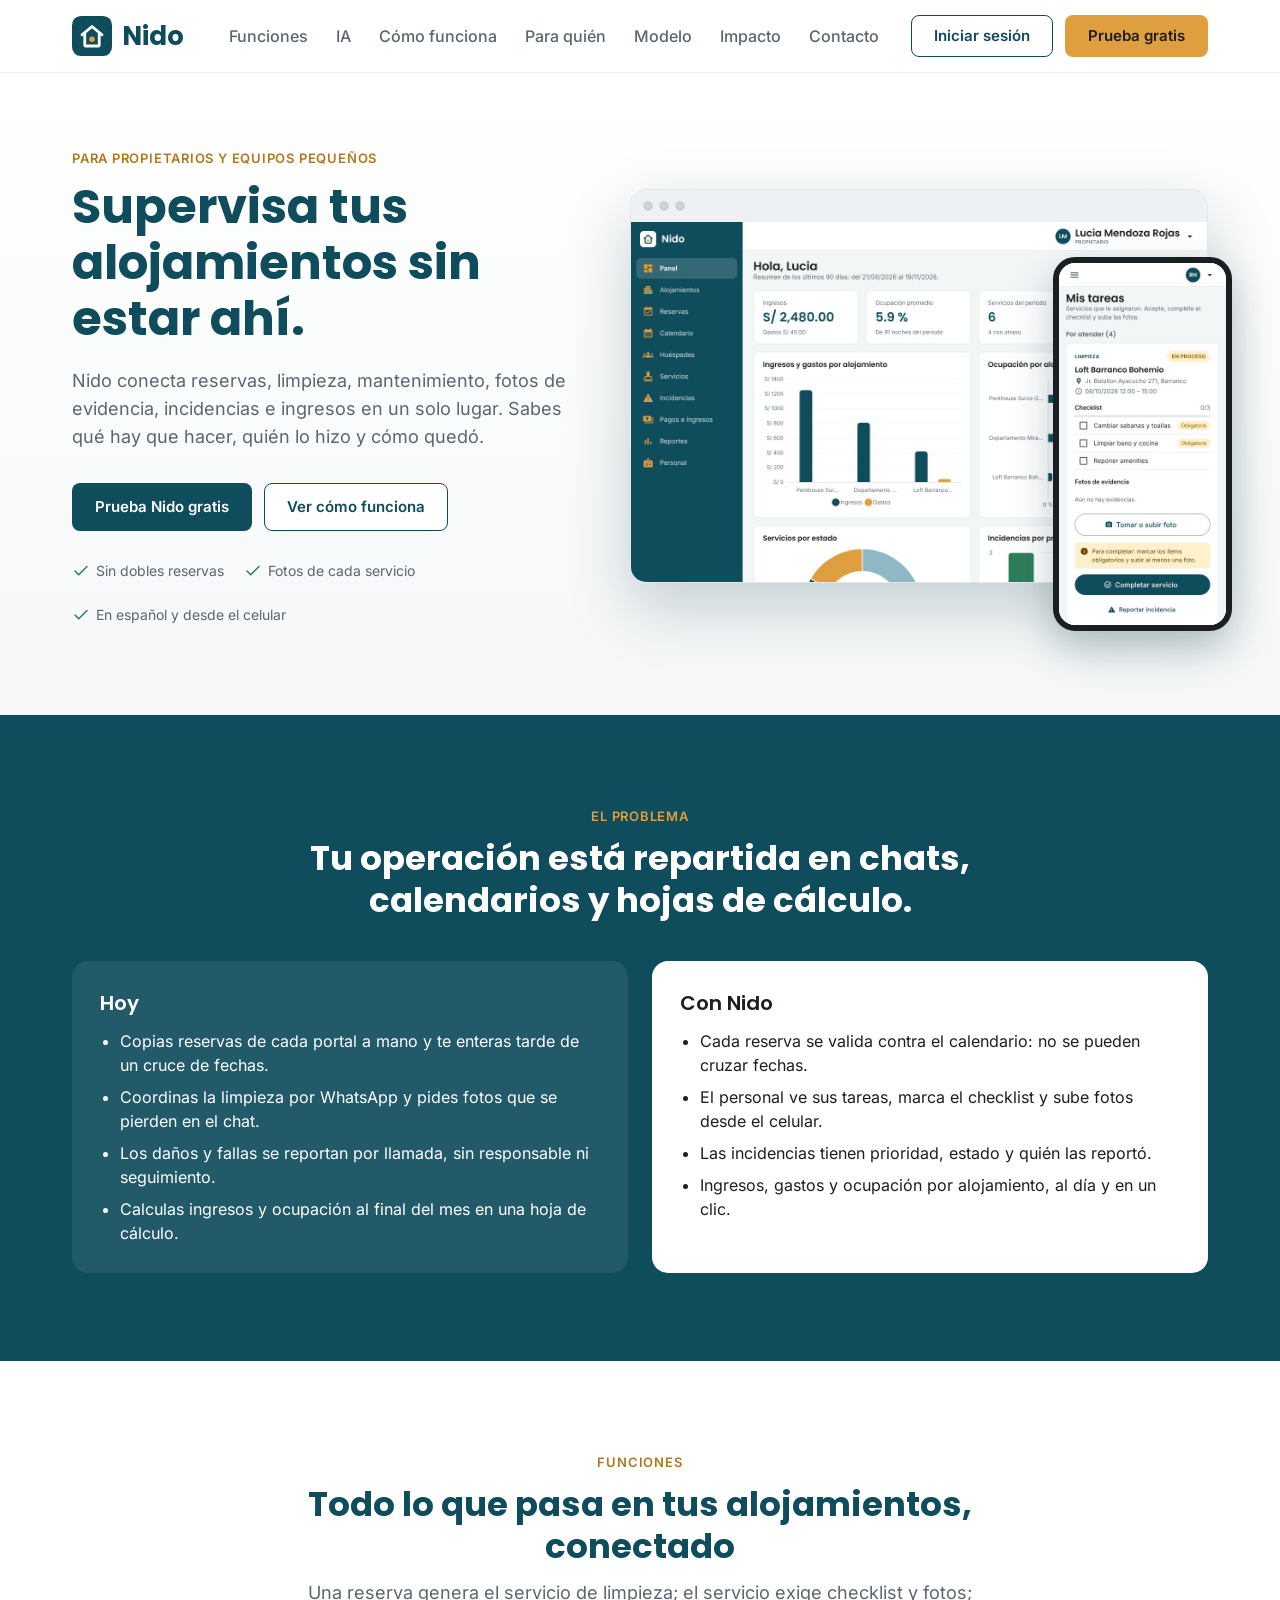
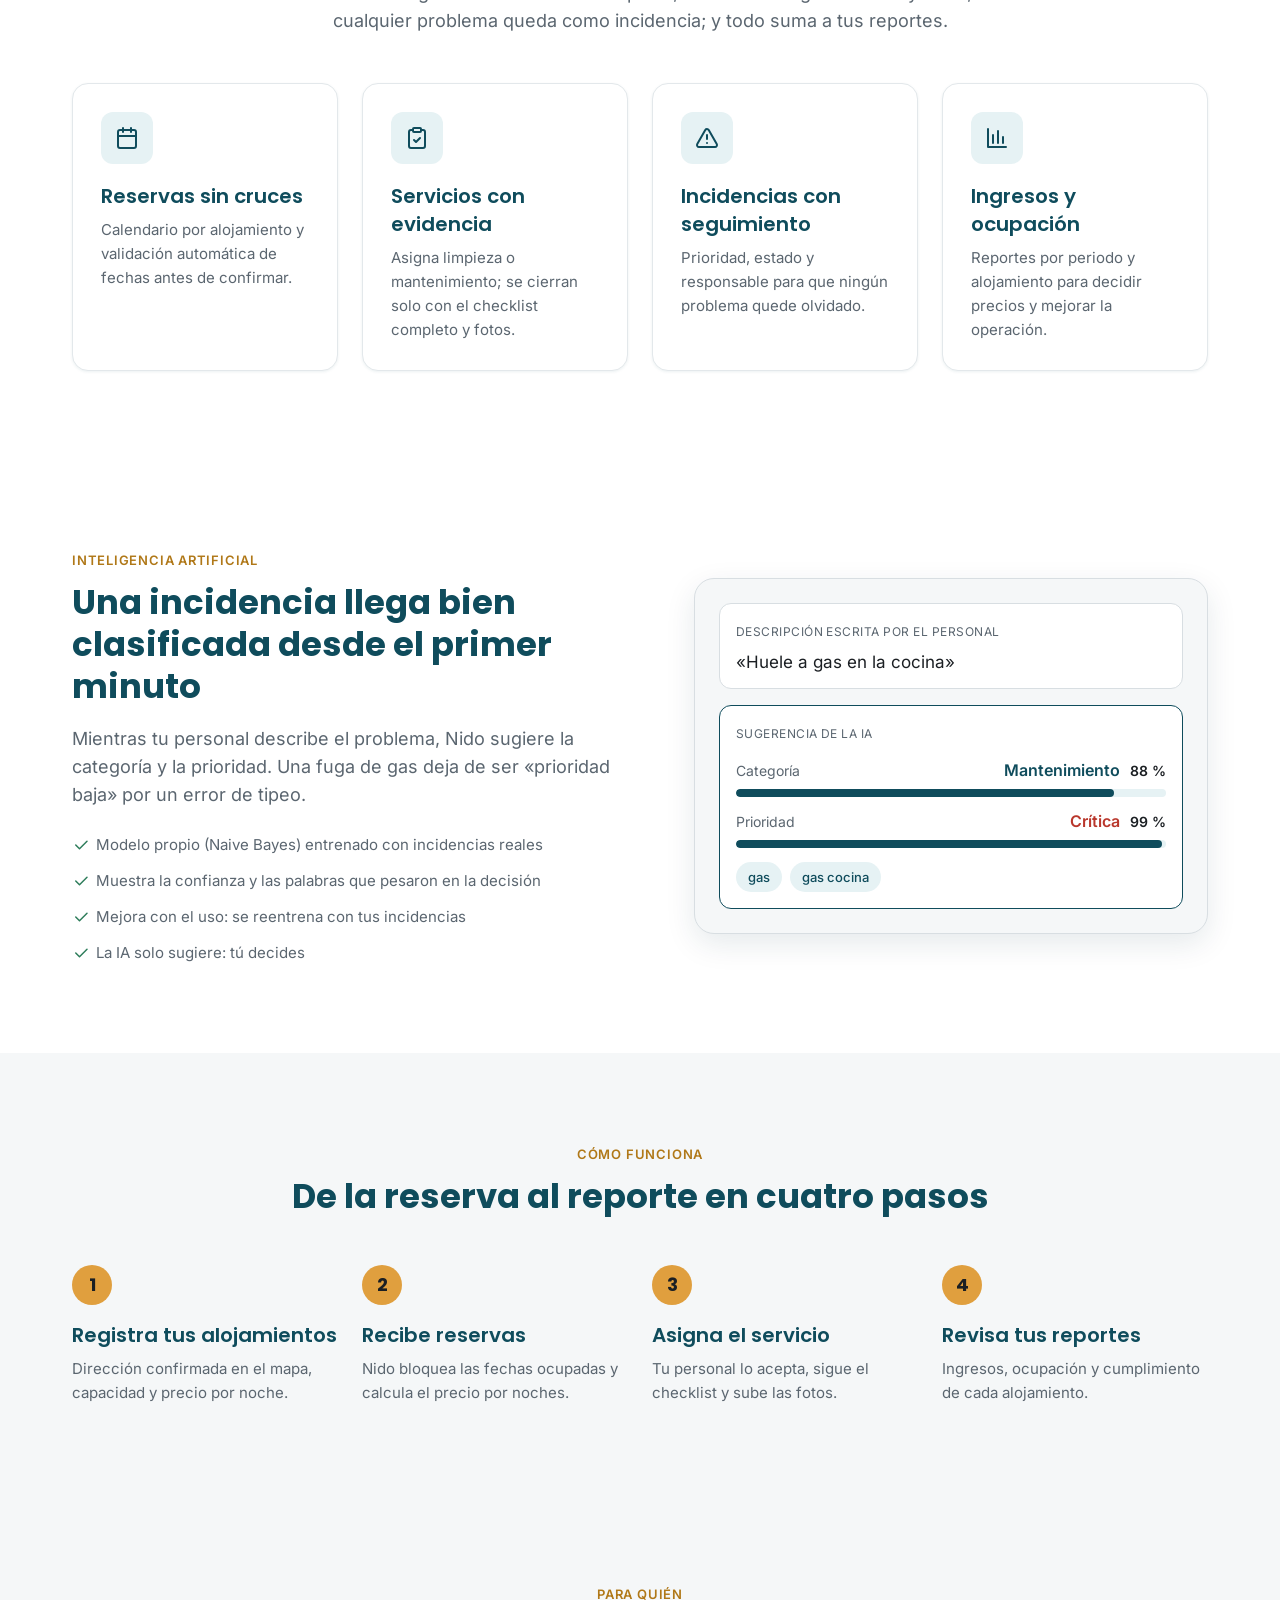
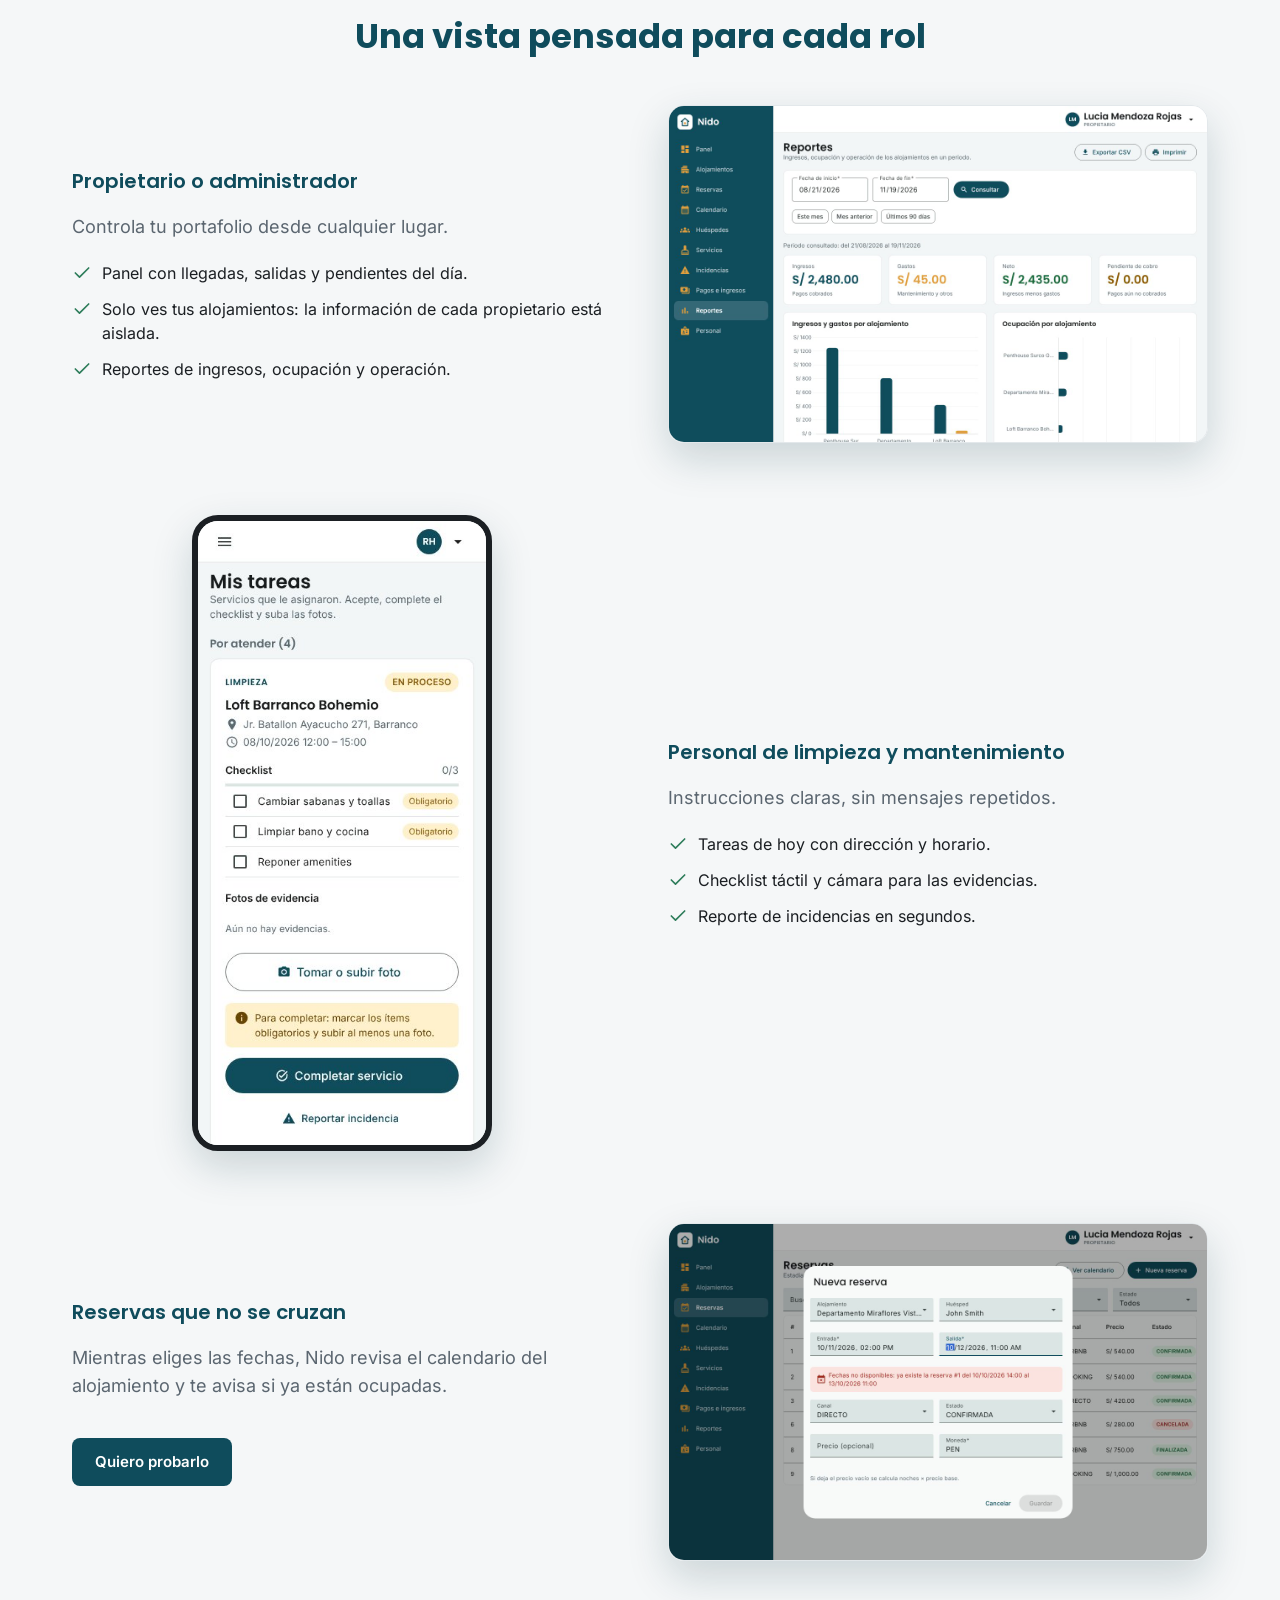
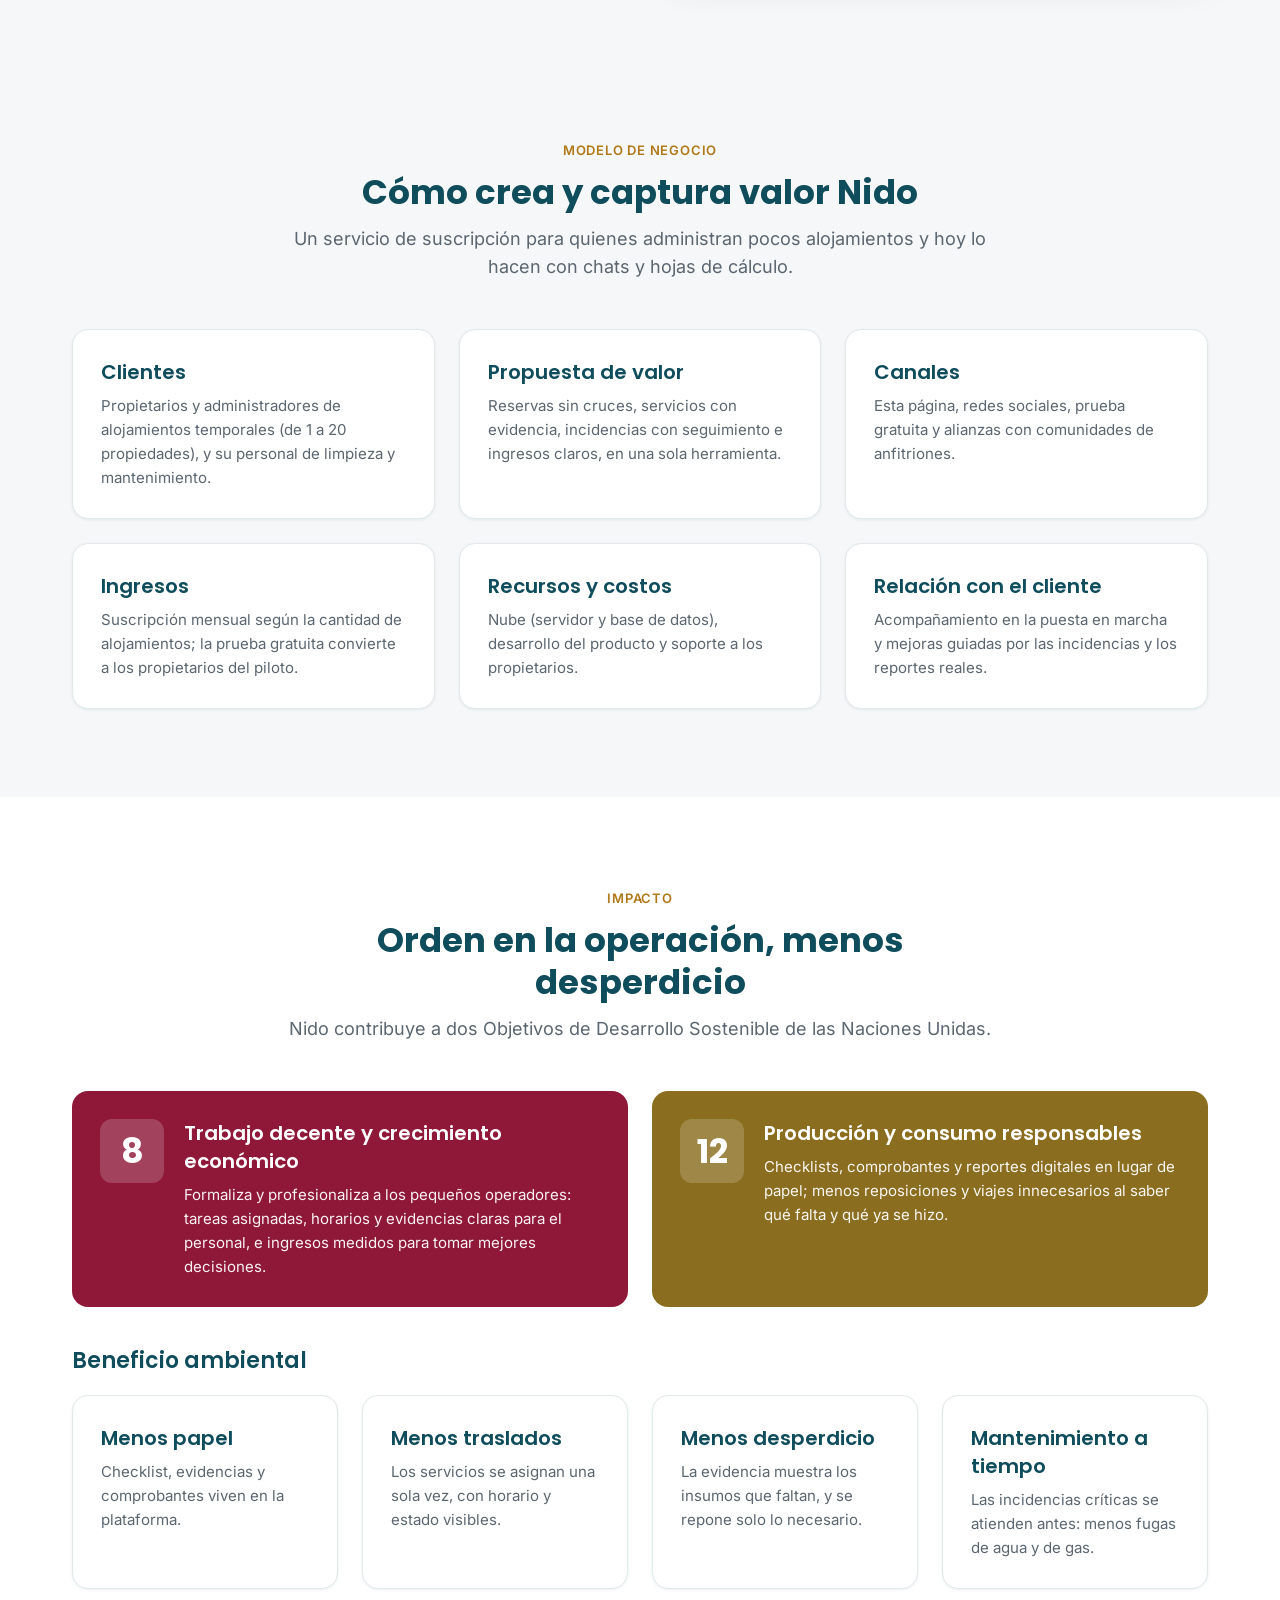
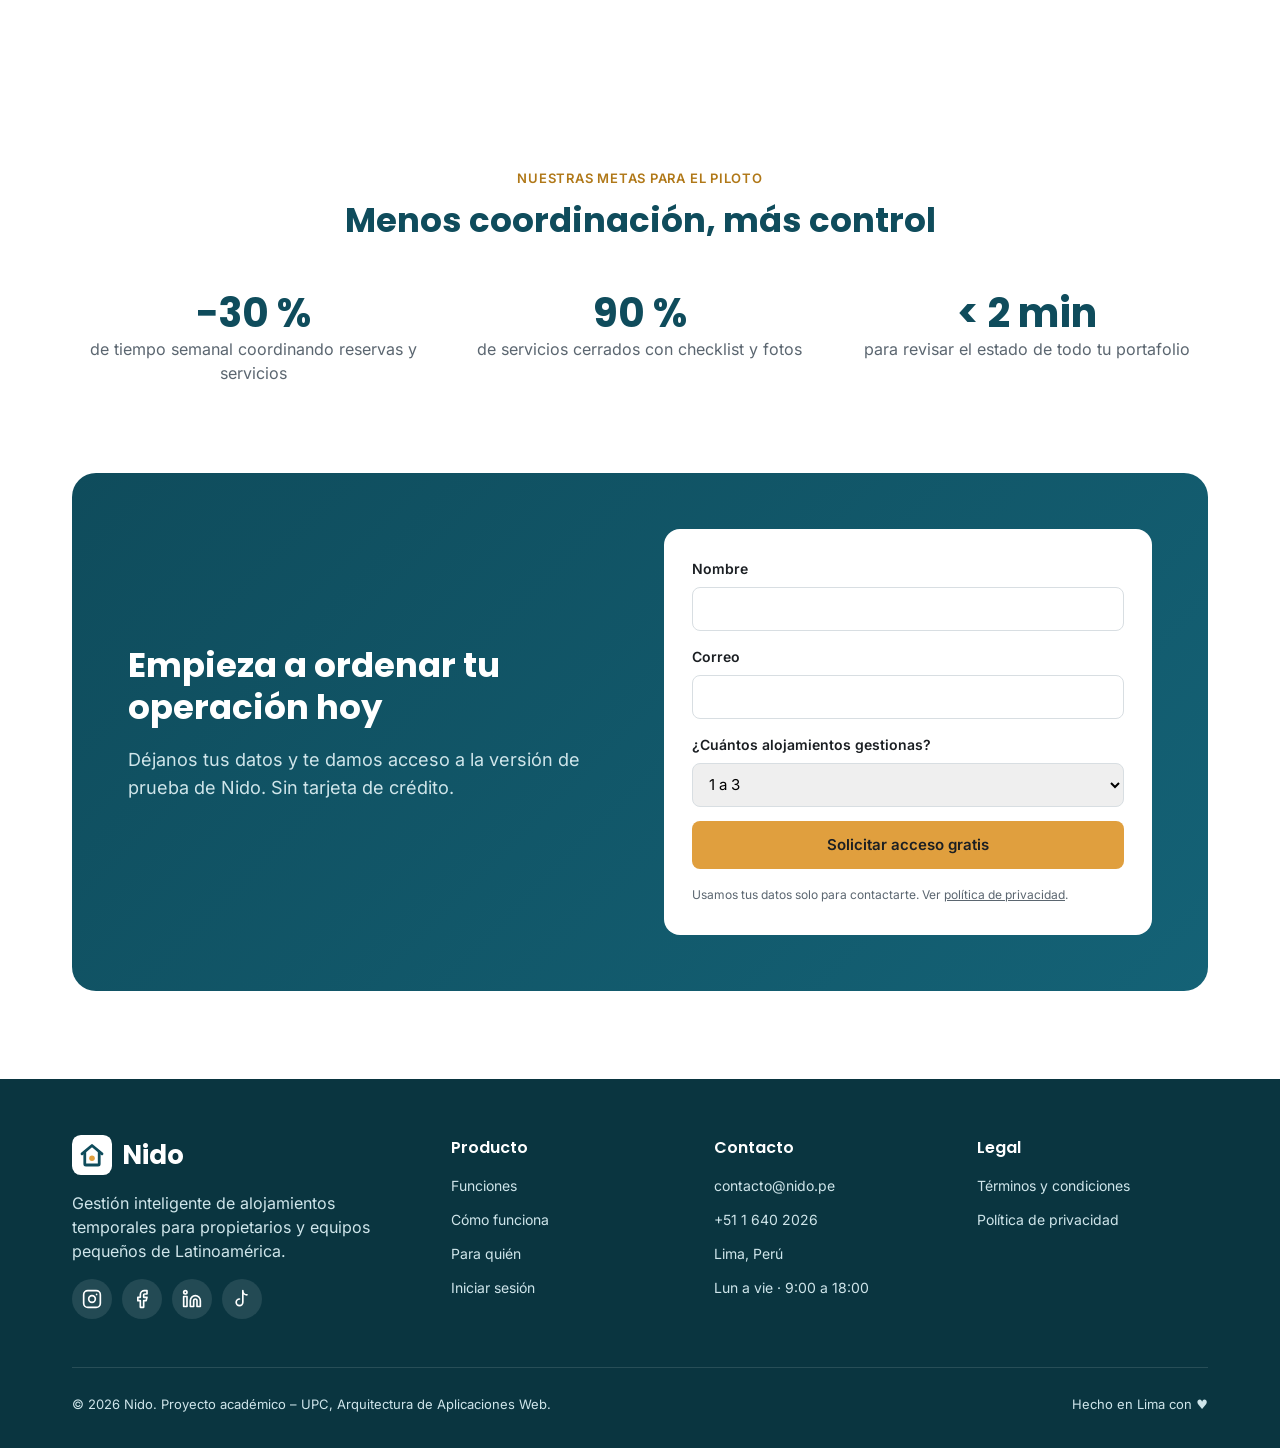
<file: index.html>
<!doctype html>
<html lang="es">
<head>
  <meta charset="utf-8">
  <meta name="viewport" content="width=device-width, initial-scale=1">
  <title>Nido · Gestión inteligente de alojamientos temporales</title>
  <meta name="description" content="Nido centraliza reservas, limpieza, mantenimiento, evidencias, incidencias e ingresos de tus alojamientos temporales en una sola plataforma.">
  <meta property="og:title" content="Nido · Gestión inteligente de alojamientos temporales">
  <meta property="og:description" content="Supervisa tus alojamientos desde cualquier lugar, con trazabilidad de principio a fin.">
  <meta property="og:image" content="img/app-panel.jpg">
  <link rel="icon" href="favicon.svg">
  <link rel="stylesheet" href="css/landing.css">
</head>
<body>
<!-- US20 Landing Page -->
<header class="nav" id="nav">
  <div class="contenedor">
    <a class="marca" href="#inicio" aria-label="Nido, inicio"><img src="img/logo-isotipo.svg" alt=""><span>Nido</span></a>
    <nav class="nav-links" aria-label="Secciones">
      <a href="#funciones">Funciones</a><a href="#ia">IA</a><a href="#como-funciona">Cómo funciona</a><a href="#roles">Para quién</a><a href="#modelo">Modelo</a><a href="#impacto">Impacto</a><a href="#contacto">Contacto</a>
    </nav>
    <div class="nav-acciones">
      <a class="btn btn-secundario" data-app href="#">Iniciar sesión</a>
      <a class="btn btn-acento" href="#prueba">Prueba gratis</a>
    </div>
    <button class="menu-btn" id="menu" aria-label="Abrir menú" aria-expanded="false"><svg class="ico" viewBox="0 0 24 24"><path d="M4 6h16M4 12h16M4 18h16"/></svg></button>
  </div>
</header>

<main id="inicio">
  <section class="hero">
    <div class="contenedor">
      <div>
        <span class="etiqueta">Para propietarios y equipos pequeños</span>
        <h1>Supervisa tus alojamientos sin estar ahí.</h1>
        <p class="lead">Nido conecta reservas, limpieza, mantenimiento, fotos de evidencia, incidencias e ingresos en un solo lugar. Sabes qué hay que hacer, quién lo hizo y cómo quedó.</p>
        <div class="hero-cta">
          <a class="btn btn-primario" href="#prueba">Prueba Nido gratis</a>
          <a class="btn btn-secundario" href="#como-funciona">Ver cómo funciona</a>
        </div>
        <ul class="checks">
          <li><svg class="ico" viewBox="0 0 24 24"><path d="M20 6 9 17l-5-5"/></svg>Sin dobles reservas</li>
          <li><svg class="ico" viewBox="0 0 24 24"><path d="M20 6 9 17l-5-5"/></svg>Fotos de cada servicio</li>
          <li><svg class="ico" viewBox="0 0 24 24"><path d="M20 6 9 17l-5-5"/></svg>En español y desde el celular</li>
        </ul>
      </div>
      <div class="hero-visual">
        <div class="navegador"><div class="barra"><i></i><i></i><i></i></div>
          <img src="img/app-panel.jpg" alt="Panel del propietario en Nido con ingresos del mes, ocupación, llegadas de hoy y próximas reservas" width="1280" height="800"></div>
        <div class="hero-movil"><img src="img/app-tareas.jpg" alt="Vista móvil del personal con el checklist de limpieza" width="390" height="844"></div>
      </div>
    </div>
  </section>

  <section class="bloque problema" aria-labelledby="t-problema">
    <div class="contenedor">
      <div class="titulo-seccion" style="margin-bottom:0"><span class="etiqueta" style="color:var(--acento)">El problema</span>
        <h2 id="t-problema">Tu operación está repartida en chats, calendarios y hojas de cálculo.</h2></div>
      <div class="comparacion">
        <div class="caja antes"><h3>Hoy</h3><ul>
          <li>Copias reservas de cada portal a mano y te enteras tarde de un cruce de fechas.</li>
          <li>Coordinas la limpieza por WhatsApp y pides fotos que se pierden en el chat.</li>
          <li>Los daños y fallas se reportan por llamada, sin responsable ni seguimiento.</li>
          <li>Calculas ingresos y ocupación al final del mes en una hoja de cálculo.</li></ul></div>
        <div class="caja despues"><h3>Con Nido</h3><ul>
          <li>Cada reserva se valida contra el calendario: no se pueden cruzar fechas.</li>
          <li>El personal ve sus tareas, marca el checklist y sube fotos desde el celular.</li>
          <li>Las incidencias tienen prioridad, estado y quién las reportó.</li>
          <li>Ingresos, gastos y ocupación por alojamiento, al día y en un clic.</li></ul></div>
      </div>
    </div>
  </section>

  <section class="bloque" id="funciones" aria-labelledby="t-funciones">
    <div class="contenedor">
      <div class="titulo-seccion"><span class="etiqueta">Funciones</span><h2 id="t-funciones">Todo lo que pasa en tus alojamientos, conectado</h2>
        <p class="lead">Una reserva genera el servicio de limpieza; el servicio exige checklist y fotos; cualquier problema queda como incidencia; y todo suma a tus reportes.</p></div>
      <div class="grid-4">
        <article class="tarjeta"><div class="icono"><svg class="ico" viewBox="0 0 24 24"><rect x="3" y="4" width="18" height="18" rx="2"/><path d="M16 2v4M8 2v4M3 10h18"/></svg></div>
          <h3>Reservas sin cruces</h3><p>Calendario por alojamiento y validación automática de fechas antes de confirmar.</p></article>
        <article class="tarjeta"><div class="icono"><svg class="ico" viewBox="0 0 24 24"><rect x="8" y="2" width="8" height="4" rx="1"/><path d="M16 4h2a2 2 0 0 1 2 2v14a2 2 0 0 1-2 2H6a2 2 0 0 1-2-2V6a2 2 0 0 1 2-2h2"/><path d="m9 14 2 2 4-4"/></svg></div>
          <h3>Servicios con evidencia</h3><p>Asigna limpieza o mantenimiento; se cierran solo con el checklist completo y fotos.</p></article>
        <article class="tarjeta"><div class="icono"><svg class="ico" viewBox="0 0 24 24"><path d="m21.73 18-8-14a2 2 0 0 0-3.46 0l-8 14A2 2 0 0 0 4 21h16a2 2 0 0 0 1.73-3"/><path d="M12 9v4M12 17h.01"/></svg></div>
          <h3>Incidencias con seguimiento</h3><p>Prioridad, estado y responsable para que ningún problema quede olvidado.</p></article>
        <article class="tarjeta"><div class="icono"><svg class="ico" viewBox="0 0 24 24"><path d="M3 3v18h18"/><path d="M8 17V9M13 17V5M18 17v-6"/></svg></div>
          <h3>Ingresos y ocupación</h3><p>Reportes por periodo y alojamiento para decidir precios y mejorar la operación.</p></article>
      </div>
    </div>
  </section>

  <section class="bloque" id="ia" aria-labelledby="t-ia">
    <div class="contenedor ia">
      <div>
        <span class="etiqueta">Inteligencia artificial</span>
        <h2 id="t-ia">Una incidencia llega bien clasificada desde el primer minuto</h2>
        <p class="lead">Mientras tu personal describe el problema, Nido sugiere la categoría y la prioridad. Una fuga de gas deja de ser «prioridad baja» por un error de tipeo.</p>
        <ul class="checks vertical">
          <li><svg class="ico" viewBox="0 0 24 24"><path d="m5 12 5 5L20 7"/></svg> Modelo propio (Naive Bayes) entrenado con incidencias reales</li>
          <li><svg class="ico" viewBox="0 0 24 24"><path d="m5 12 5 5L20 7"/></svg> Muestra la confianza y las palabras que pesaron en la decisión</li>
          <li><svg class="ico" viewBox="0 0 24 24"><path d="m5 12 5 5L20 7"/></svg> Mejora con el uso: se reentrena con tus incidencias</li>
          <li><svg class="ico" viewBox="0 0 24 24"><path d="m5 12 5 5L20 7"/></svg> La IA solo sugiere: tú decides</li>
        </ul>
      </div>
      <div class="ia-demo" role="img" aria-label="Ejemplo: la descripción «Huele a gas en la cocina» se clasifica como mantenimiento de prioridad crítica">
        <div class="ia-entrada"><small>Descripción escrita por el personal</small><p>«Huele a gas en la cocina»</p></div>
        <div class="ia-salida">
          <small>Sugerencia de la IA</small>
          <div class="ia-fila"><span>Categoría</span><strong>Mantenimiento</strong><em>88 %</em></div>
          <div class="ia-barra"><i style="width:88%"></i></div>
          <div class="ia-fila"><span>Prioridad</span><strong class="critica">Crítica</strong><em>99 %</em></div>
          <div class="ia-barra"><i style="width:99%"></i></div>
          <div class="ia-claves"><span>gas</span><span>gas cocina</span></div>
        </div>
      </div>
    </div>
  </section>

  <section class="bloque" id="como-funciona" style="background:var(--fondo)" aria-labelledby="t-como">
    <div class="contenedor">
      <div class="titulo-seccion"><span class="etiqueta">Cómo funciona</span><h2 id="t-como">De la reserva al reporte en cuatro pasos</h2></div>
      <div class="pasos">
        <div class="paso"><h3>Registra tus alojamientos</h3><p>Dirección confirmada en el mapa, capacidad y precio por noche.</p></div>
        <div class="paso"><h3>Recibe reservas</h3><p>Nido bloquea las fechas ocupadas y calcula el precio por noches.</p></div>
        <div class="paso"><h3>Asigna el servicio</h3><p>Tu personal lo acepta, sigue el checklist y sube las fotos.</p></div>
        <div class="paso"><h3>Revisa tus reportes</h3><p>Ingresos, ocupación y cumplimiento de cada alojamiento.</p></div>
      </div>
    </div>
  </section>

  <section class="bloque roles" id="roles" aria-labelledby="t-roles">
    <div class="contenedor">
      <div class="titulo-seccion"><span class="etiqueta">Para quién</span><h2 id="t-roles">Una vista pensada para cada rol</h2></div>
      <div class="rol">
        <div class="rol-texto"><h3>Propietario o administrador</h3><p class="lead">Controla tu portafolio desde cualquier lugar.</p>
          <ul><li><svg class="ico" viewBox="0 0 24 24"><path d="M20 6 9 17l-5-5"/></svg>Panel con llegadas, salidas y pendientes del día.</li>
          <li><svg class="ico" viewBox="0 0 24 24"><path d="M20 6 9 17l-5-5"/></svg>Solo ves tus alojamientos: la información de cada propietario está aislada.</li>
          <li><svg class="ico" viewBox="0 0 24 24"><path d="M20 6 9 17l-5-5"/></svg>Reportes de ingresos, ocupación y operación.</li></ul></div>
        <div class="rol-captura"><img src="img/app-reportes.jpg" alt="Reporte de ingresos, ocupación y servicios por estado" width="1280" height="800"></div>
      </div>
      <div class="rol invertido">
        <div class="rol-texto"><h3>Personal de limpieza y mantenimiento</h3><p class="lead">Instrucciones claras, sin mensajes repetidos.</p>
          <ul><li><svg class="ico" viewBox="0 0 24 24"><path d="M20 6 9 17l-5-5"/></svg>Tareas de hoy con dirección y horario.</li>
          <li><svg class="ico" viewBox="0 0 24 24"><path d="M20 6 9 17l-5-5"/></svg>Checklist táctil y cámara para las evidencias.</li>
          <li><svg class="ico" viewBox="0 0 24 24"><path d="M20 6 9 17l-5-5"/></svg>Reporte de incidencias en segundos.</li></ul></div>
        <div class="rol-captura movil"><img src="img/app-tareas.jpg" alt="Detalle de una tarea de limpieza en el celular" width="390" height="844"></div>
      </div>
      <div class="rol">
        <div class="rol-texto"><h3>Reservas que no se cruzan</h3><p class="lead">Mientras eliges las fechas, Nido revisa el calendario del alojamiento y te avisa si ya están ocupadas.</p>
          <a class="btn btn-primario" href="#prueba" style="margin-top:20px">Quiero probarlo</a></div>
        <div class="rol-captura"><img src="img/app-reserva.jpg" alt="Formulario de reserva mostrando el aviso de fechas ocupadas" width="1280" height="800"></div>
      </div>
    </div>
  </section>

  <section class="bloque" id="modelo" style="background:var(--fondo)" aria-labelledby="t-modelo">
    <div class="contenedor">
      <div class="titulo-seccion"><span class="etiqueta">Modelo de negocio</span><h2 id="t-modelo">Cómo crea y captura valor Nido</h2>
        <p class="lead">Un servicio de suscripción para quienes administran pocos alojamientos y hoy lo hacen con chats y hojas de cálculo.</p></div>
      <div class="modelo">
        <article class="tarjeta"><h3>Clientes</h3><p>Propietarios y administradores de alojamientos temporales (de 1 a 20 propiedades), y su personal de limpieza y mantenimiento.</p></article>
        <article class="tarjeta"><h3>Propuesta de valor</h3><p>Reservas sin cruces, servicios con evidencia, incidencias con seguimiento e ingresos claros, en una sola herramienta.</p></article>
        <article class="tarjeta"><h3>Canales</h3><p>Esta página, redes sociales, prueba gratuita y alianzas con comunidades de anfitriones.</p></article>
        <article class="tarjeta"><h3>Ingresos</h3><p>Suscripción mensual según la cantidad de alojamientos; la prueba gratuita convierte a los propietarios del piloto.</p></article>
        <article class="tarjeta"><h3>Recursos y costos</h3><p>Nube (servidor y base de datos), desarrollo del producto y soporte a los propietarios.</p></article>
        <article class="tarjeta"><h3>Relación con el cliente</h3><p>Acompañamiento en la puesta en marcha y mejoras guiadas por las incidencias y los reportes reales.</p></article>
      </div>
    </div>
  </section>

  <section class="bloque impacto" id="impacto" aria-labelledby="t-impacto">
    <div class="contenedor">
      <div class="titulo-seccion"><span class="etiqueta">Impacto</span><h2 id="t-impacto">Orden en la operación, menos desperdicio</h2>
        <p class="lead">Nido contribuye a dos Objetivos de Desarrollo Sostenible de las Naciones Unidas.</p></div>
      <div class="ods">
        <article class="ods-tarjeta ods8"><span class="ods-num">8</span>
          <div><h3>Trabajo decente y crecimiento económico</h3>
          <p>Formaliza y profesionaliza a los pequeños operadores: tareas asignadas, horarios y evidencias claras para el personal, e ingresos medidos para tomar mejores decisiones.</p></div></article>
        <article class="ods-tarjeta ods12"><span class="ods-num">12</span>
          <div><h3>Producción y consumo responsables</h3>
          <p>Checklists, comprobantes y reportes digitales en lugar de papel; menos reposiciones y viajes innecesarios al saber qué falta y qué ya se hizo.</p></div></article>
      </div>
      <h3 class="subtitulo-ambiental">Beneficio ambiental</h3>
      <div class="grid-4">
        <article class="tarjeta"><h3>Menos papel</h3><p>Checklist, evidencias y comprobantes viven en la plataforma.</p></article>
        <article class="tarjeta"><h3>Menos traslados</h3><p>Los servicios se asignan una sola vez, con horario y estado visibles.</p></article>
        <article class="tarjeta"><h3>Menos desperdicio</h3><p>La evidencia muestra los insumos que faltan, y se repone solo lo necesario.</p></article>
        <article class="tarjeta"><h3>Mantenimiento a tiempo</h3><p>Las incidencias críticas se atienden antes: menos fugas de agua y de gas.</p></article>
      </div>
    </div>
  </section>

  <section class="bloque" aria-label="Metas del piloto">
    <div class="contenedor">
      <div class="titulo-seccion"><span class="etiqueta">Nuestras metas para el piloto</span><h2>Menos coordinación, más control</h2></div>
      <div class="cifras">
        <div class="cifra"><strong>−30 %</strong><span>de tiempo semanal coordinando reservas y servicios</span></div>
        <div class="cifra"><strong>90 %</strong><span>de servicios cerrados con checklist y fotos</span></div>
        <div class="cifra"><strong>&lt; 2 min</strong><span>para revisar el estado de todo tu portafolio</span></div>
      </div>
    </div>
  </section>

  <section class="contenedor" id="prueba" aria-labelledby="t-prueba">
    <div class="cta-final">
      <div><h2 id="t-prueba">Empieza a ordenar tu operación hoy</h2>
        <p class="lead" style="color:#CFE5EA">Déjanos tus datos y te damos acceso a la versión de prueba de Nido. Sin tarjeta de crédito.</p></div>
      <form class="formulario" id="form-prueba">
        <label>Nombre<input name="nombre" required autocomplete="name"></label>
        <label>Correo<input name="correo" type="email" required autocomplete="email"></label>
        <label>¿Cuántos alojamientos gestionas?<select name="alojamientos"><option>1 a 3</option><option>4 a 10</option><option>Más de 10</option></select></label>
        <button class="btn btn-acento" type="submit">Solicitar acceso gratis</button>
        <div class="aviso" id="aviso" role="status">¡Gracias! Abrimos tu correo para enviar la solicitud. Te responderemos en menos de 24 horas.</div>
        <span class="nota">Usamos tus datos solo para contactarte. Ver <a href="privacidad.html">política de privacidad</a>.</span>
      </form>
    </div>
  </section>
</main>

<footer id="contacto">
  <div class="contenedor">
    <div><a class="marca" href="#inicio"><img src="img/logo-isotipo-claro.svg" alt=""><span style="color:#fff">Nido</span></a>
      <p style="max-width:320px">Gestión inteligente de alojamientos temporales para propietarios y equipos pequeños de Latinoamérica.</p>
      <div class="redes">
        <a href="https://www.instagram.com/nido.pe" aria-label="Instagram de Nido" rel="noopener" target="_blank"><svg class="ico" viewBox="0 0 24 24" style="width:20px;height:20px"><rect x="2" y="2" width="20" height="20" rx="5"/><circle cx="12" cy="12" r="4"/><path d="M17.5 6.5h.01"/></svg></a>
        <a href="https://www.facebook.com/nido.pe" aria-label="Facebook de Nido" rel="noopener" target="_blank"><svg class="ico" viewBox="0 0 24 24" style="width:20px;height:20px"><path d="M18 2h-3a5 5 0 0 0-5 5v3H7v4h3v8h4v-8h3l1-4h-4V7a1 1 0 0 1 1-1h3z"/></svg></a>
        <a href="https://www.linkedin.com/company/nido-pe" aria-label="LinkedIn de Nido" rel="noopener" target="_blank"><svg class="ico" viewBox="0 0 24 24" style="width:20px;height:20px"><path d="M16 8a6 6 0 0 1 6 6v7h-4v-7a2 2 0 0 0-4 0v7h-4v-7a6 6 0 0 1 6-6z"/><rect x="2" y="9" width="4" height="12"/><circle cx="4" cy="4" r="2"/></svg></a>
        <a href="https://www.tiktok.com/@nido.pe" aria-label="TikTok de Nido" rel="noopener" target="_blank"><svg class="ico" viewBox="0 0 24 24" style="width:20px;height:20px"><path d="M9 12a4 4 0 1 0 4 4V2a5 5 0 0 0 5 5"/></svg></a>
      </div></div>
    <div><h4>Producto</h4><ul><li><a href="#funciones">Funciones</a></li><li><a href="#como-funciona">Cómo funciona</a></li><li><a href="#roles">Para quién</a></li><li><a data-app href="#">Iniciar sesión</a></li></ul></div>
    <div><h4>Contacto</h4><ul><li><a id="correo-contacto" href="#">contacto@nido.pe</a></li><li>+51 1 640 2026</li><li>Lima, Perú</li><li>Lun a vie · 9:00 a 18:00</li></ul></div>
    <div><h4>Legal</h4><ul><li><a href="terminos.html">Términos y condiciones</a></li><li><a href="privacidad.html">Política de privacidad</a></li></ul></div>
    <div class="legal"><span>© 2026 Nido. Proyecto académico – UPC, Arquitectura de Aplicaciones Web.</span><span>Hecho en Lima con ♥</span></div>
  </div>
</footer>

<script src="js/config.js"></script>
<script>
  document.querySelectorAll("[data-app]").forEach(a => a.href = window.NIDO_APP_URL);
  const correo = document.getElementById("correo-contacto");
  correo.textContent = window.NIDO_CONTACTO; correo.href = "mailto:" + window.NIDO_CONTACTO;
  const nav = document.getElementById("nav"), menu = document.getElementById("menu");
  menu.onclick = () => { const a = nav.classList.toggle("abierto"); menu.setAttribute("aria-expanded", a); };
  nav.querySelectorAll(".nav-links a").forEach(a => a.onclick = () => nav.classList.remove("abierto"));
  document.getElementById("form-prueba").addEventListener("submit", e => {
    e.preventDefault();
    const f = e.target;
    const cuerpo = `Nombre: ${f.nombre.value}%0ACorreo: ${f.correo.value}%0AAlojamientos: ${f.alojamientos.value}`;
    document.getElementById("aviso").style.display = "block";
    location.href = `mailto:${window.NIDO_CONTACTO}?subject=Quiero probar Nido&body=${cuerpo}`;
  });
</script>
</body>
</html>
</file>
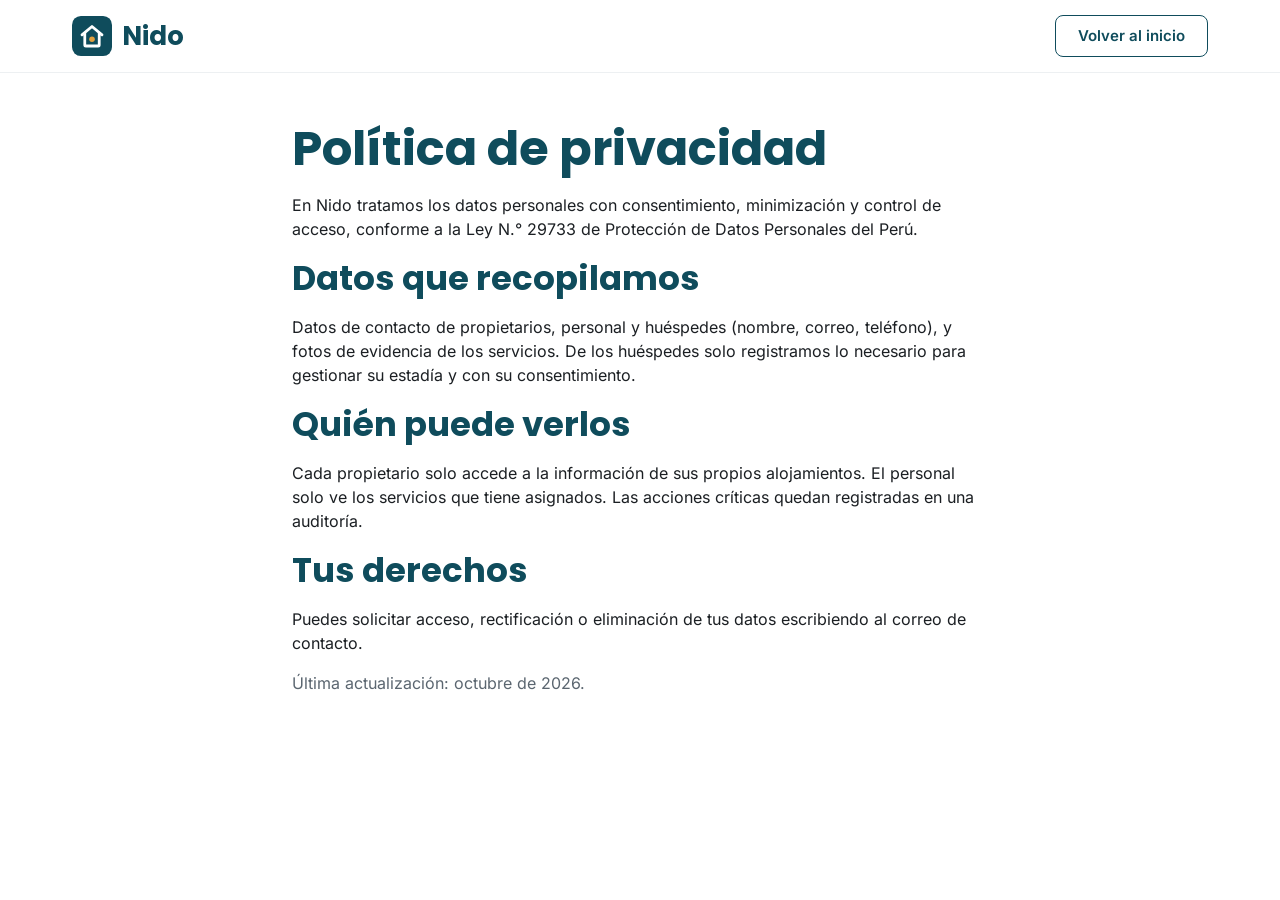
<file: privacidad.html>
<!doctype html>
<html lang="es"><head><meta charset="utf-8"><meta name="viewport" content="width=device-width, initial-scale=1">
<title>Política de privacidad · Nido</title><link rel="icon" href="favicon.svg"><link rel="stylesheet" href="css/landing.css"></head>
<body><header class="nav"><div class="contenedor"><a class="marca" href="index.html"><img src="img/logo-isotipo.svg" alt=""><span>Nido</span></a>
<div class="nav-acciones" style="margin-left:auto;display:flex"><a class="btn btn-secundario" href="index.html">Volver al inicio</a></div></div></header>
<main class="contenedor" style="max-width:760px;padding-top:48px;padding-bottom:48px"><h1>Política de privacidad</h1><p>En Nido tratamos los datos personales con consentimiento, minimización y control de acceso, conforme a la Ley N.° 29733 de Protección de Datos Personales del Perú.</p><h2>Datos que recopilamos</h2><p>Datos de contacto de propietarios, personal y huéspedes (nombre, correo, teléfono), y fotos de evidencia de los servicios. De los huéspedes solo registramos lo necesario para gestionar su estadía y con su consentimiento.</p><h2>Quién puede verlos</h2><p>Cada propietario solo accede a la información de sus propios alojamientos. El personal solo ve los servicios que tiene asignados. Las acciones críticas quedan registradas en una auditoría.</p><h2>Tus derechos</h2><p>Puedes solicitar acceso, rectificación o eliminación de tus datos escribiendo al correo de contacto.</p><p style="color:var(--texto-2)">Última actualización: octubre de 2026.</p></main>
</body></html>
</file>
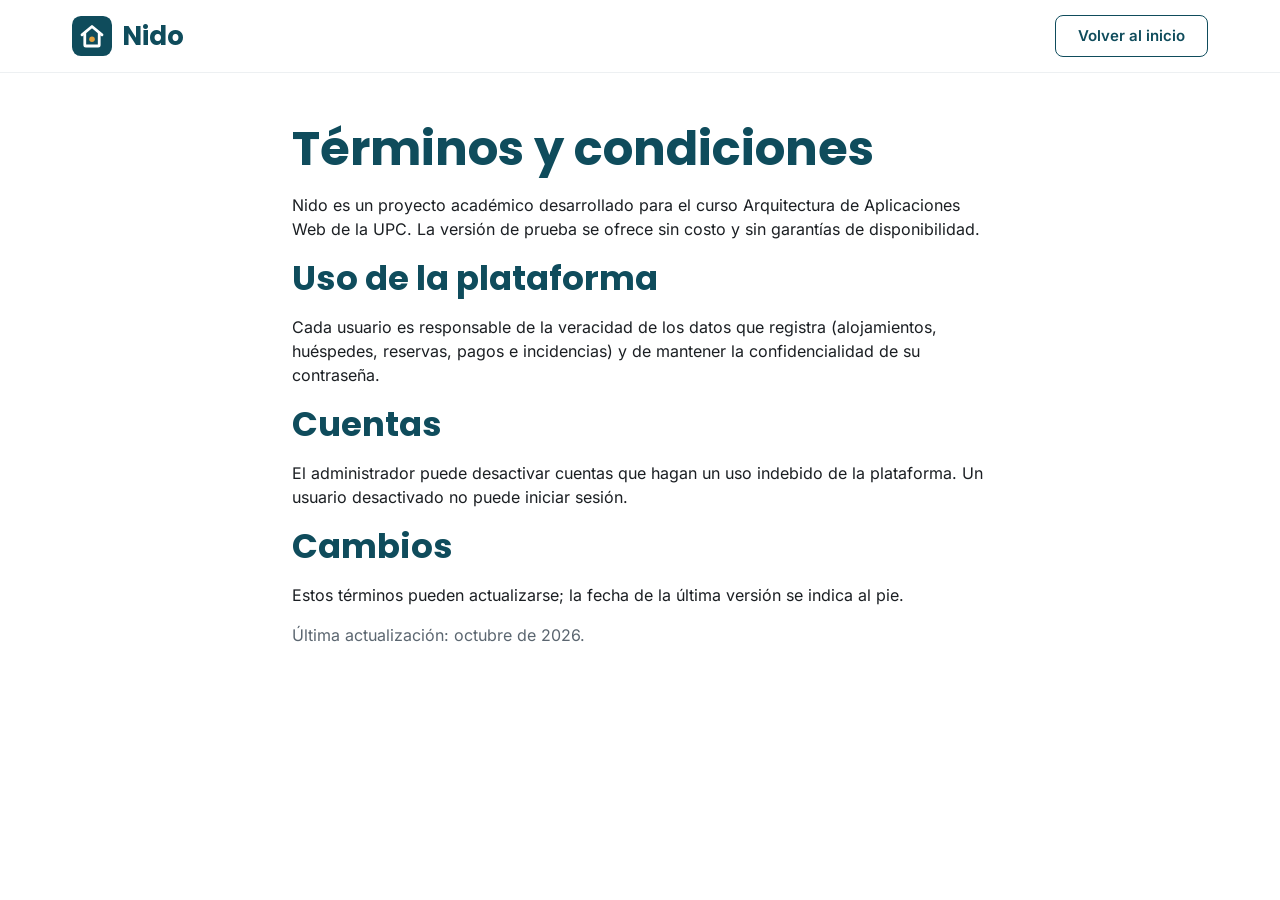
<file: terminos.html>
<!doctype html>
<html lang="es"><head><meta charset="utf-8"><meta name="viewport" content="width=device-width, initial-scale=1">
<title>Términos y condiciones · Nido</title><link rel="icon" href="favicon.svg"><link rel="stylesheet" href="css/landing.css"></head>
<body><header class="nav"><div class="contenedor"><a class="marca" href="index.html"><img src="img/logo-isotipo.svg" alt=""><span>Nido</span></a>
<div class="nav-acciones" style="margin-left:auto;display:flex"><a class="btn btn-secundario" href="index.html">Volver al inicio</a></div></div></header>
<main class="contenedor" style="max-width:760px;padding-top:48px;padding-bottom:48px"><h1>Términos y condiciones</h1><p>Nido es un proyecto académico desarrollado para el curso Arquitectura de Aplicaciones Web de la UPC. La versión de prueba se ofrece sin costo y sin garantías de disponibilidad.</p><h2>Uso de la plataforma</h2><p>Cada usuario es responsable de la veracidad de los datos que registra (alojamientos, huéspedes, reservas, pagos e incidencias) y de mantener la confidencialidad de su contraseña.</p><h2>Cuentas</h2><p>El administrador puede desactivar cuentas que hagan un uso indebido de la plataforma. Un usuario desactivado no puede iniciar sesión.</p><h2>Cambios</h2><p>Estos términos pueden actualizarse; la fecha de la última versión se indica al pie.</p><p style="color:var(--texto-2)">Última actualización: octubre de 2026.</p></main>
</body></html>
</file>
<file: css/landing.css>
/* Nido - Landing Page. Tokens de la guia de estilo (Figma): color 60-30-10, Poppins + Inter, grid 12/8/4 */
@font-face { font-family: "Inter"; font-weight: 400; font-display: swap; src: url("../fonts/inter-latin-400-normal.woff2") format("woff2"); }
@font-face { font-family: "Inter"; font-weight: 500; font-display: swap; src: url("../fonts/inter-latin-500-normal.woff2") format("woff2"); }
@font-face { font-family: "Inter"; font-weight: 600; font-display: swap; src: url("../fonts/inter-latin-600-normal.woff2") format("woff2"); }
@font-face { font-family: "Poppins"; font-weight: 500; font-display: swap; src: url("../fonts/poppins-latin-500-normal.woff2") format("woff2"); }
@font-face { font-family: "Poppins"; font-weight: 600; font-display: swap; src: url("../fonts/poppins-latin-600-normal.woff2") format("woff2"); }
@font-face { font-family: "Poppins"; font-weight: 700; font-display: swap; src: url("../fonts/poppins-latin-700-normal.woff2") format("woff2"); }
:root { --primario: #0F4C5C; --primario-oscuro: #0A3540; --suave: #E6F2F4; --acento: #E09F3E; --fondo: #F5F7F8; --texto: #1B1F23; --texto-2: #5B6670; --borde: #D8DEE2; --exito: #2E7D5B;
  --f-titulo: "Poppins", system-ui, sans-serif; --f-texto: "Inter", system-ui, sans-serif; --max: 1200px; }
* { box-sizing: border-box; }
html { scroll-behavior: smooth; }
body { margin: 0; font: 400 16px/24px var(--f-texto); color: var(--texto); background: #fff; }
img { max-width: 100%; height: auto; display: block; }
a { color: inherit; }
:focus-visible { outline: 2px solid var(--primario); outline-offset: 2px; }
.contenedor { max-width: var(--max); margin: 0 auto; padding: 0 32px; }
h1, h2, h3 { font-family: var(--f-titulo); margin: 0; color: var(--primario); }
h1 { font-size: 48px; line-height: 56px; font-weight: 700; }
h2 { font-size: 34px; line-height: 42px; font-weight: 700; }
h3 { font-size: 20px; line-height: 28px; font-weight: 600; }
.etiqueta { display: inline-block; font: 600 13px/18px var(--f-texto); letter-spacing: .06em; text-transform: uppercase; color: #B07818; margin-bottom: 12px; }
.lead { font-size: 18px; line-height: 28px; color: var(--texto-2); }
.ico { width: 24px; height: 24px; stroke: currentColor; fill: none; stroke-width: 2; stroke-linecap: round; stroke-linejoin: round; flex: none; }
.btn { display: inline-flex; align-items: center; justify-content: center; gap: 8px; min-height: 48px; padding: 0 22px; border-radius: 8px; font: 600 15px/20px var(--f-texto); text-decoration: none; border: 1.5px solid transparent; cursor: pointer; }
.btn-primario { background: var(--primario); color: #fff; } .btn-primario:hover { background: var(--primario-oscuro); }
.btn-acento { background: var(--acento); color: var(--texto); } .btn-acento:hover { filter: brightness(.95); }
.btn-secundario { background: #fff; color: var(--primario); border-color: var(--primario); } .btn-secundario:hover { background: var(--suave); }
.btn-fantasma { color: var(--primario); background: transparent; }

/* Navegacion */
.nav { position: sticky; top: 0; z-index: 20; background: rgba(255,255,255,.96); backdrop-filter: blur(6px); border-bottom: 1px solid #EDF0F2; }
.nav .contenedor { display: flex; align-items: center; gap: 32px; height: 72px; }
.marca { display: flex; align-items: center; gap: 10px; text-decoration: none; }
.marca img { width: 40px; height: 40px; } .marca span { font: 700 26px/1 var(--f-titulo); color: var(--primario); }
.nav-links { display: flex; gap: 28px; margin-left: auto; }
.nav-links a { text-decoration: none; color: var(--texto-2); font-weight: 500; } .nav-links a:hover { color: var(--primario); }
.nav-acciones { display: flex; gap: 12px; }
.nav-acciones .btn { min-height: 42px; }
.menu-btn { display: none; margin-left: auto; background: none; border: none; color: var(--primario); width: 44px; height: 44px; cursor: pointer; }

/* Hero */
.hero { background: linear-gradient(180deg, #fff 0%, var(--fondo) 100%); padding: 72px 0 88px; overflow: hidden; }
.hero .contenedor { display: grid; grid-template-columns: 1fr 1.15fr; gap: 56px; align-items: center; }
.hero p.lead { margin: 20px 0 32px; max-width: 520px; }
.hero-cta { display: flex; gap: 12px; flex-wrap: wrap; }
.checks { list-style: none; padding: 0; margin: 28px 0 0; display: flex; gap: 20px; flex-wrap: wrap; color: var(--texto-2); font-size: 14px; }
.checks li { display: flex; gap: 6px; align-items: center; } .checks .ico { width: 18px; height: 18px; color: var(--exito); }
.navegador { background: #fff; border-radius: 16px; box-shadow: 0 24px 64px rgba(10,53,64,.22); overflow: hidden; border: 1px solid #E3E8EB; }
.navegador .barra { height: 32px; background: #EEF1F3; display: flex; align-items: center; gap: 6px; padding: 0 12px; }
.navegador .barra i { width: 10px; height: 10px; border-radius: 50%; background: #CBD3D9; }
.hero-visual { position: relative; }
.hero-movil { position: absolute; right: -24px; bottom: -48px; width: 31%; border-radius: 22px; border: 6px solid var(--texto); box-shadow: 0 18px 40px rgba(10,53,64,.28); overflow: hidden; background: #fff; }

/* Secciones */
section.bloque { padding: 88px 0; }
.titulo-seccion { text-align: center; max-width: 720px; margin: 0 auto 48px; }
.titulo-seccion p { margin-top: 12px; }
.problema { background: var(--primario); color: #fff; }
.problema h2 { color: #fff; }
.comparacion { display: grid; grid-template-columns: 1fr 1fr; gap: 24px; margin-top: 40px; }
.comparacion .caja { border-radius: 16px; padding: 28px; }
.caja.antes { background: rgba(255,255,255,.08); } .caja.despues { background: #fff; color: var(--texto); }
.caja h3 { color: inherit; margin-bottom: 12px; }
.caja ul { margin: 0; padding-left: 20px; display: grid; gap: 8px; }
.grid-4 { display: grid; grid-template-columns: repeat(4, 1fr); gap: 24px; }
.tarjeta { background: #fff; border: 1px solid #E3E8EB; border-radius: 16px; padding: 28px; box-shadow: 0 1px 3px rgba(15,76,92,.08); }
.tarjeta .icono { width: 52px; height: 52px; border-radius: 12px; background: var(--suave); color: var(--primario); display: grid; place-items: center; margin-bottom: 18px; }
.tarjeta p { color: var(--texto-2); margin: 8px 0 0; font-size: 15px; }
.pasos { display: grid; grid-template-columns: repeat(4, 1fr); gap: 24px; counter-reset: paso; }
.paso { position: relative; padding-top: 56px; }
.paso::before { counter-increment: paso; content: counter(paso); position: absolute; top: 0; left: 0; width: 40px; height: 40px; border-radius: 50%; background: var(--acento); color: var(--texto); font: 700 18px/40px var(--f-titulo); text-align: center; }
.paso p { color: var(--texto-2); margin: 8px 0 0; font-size: 15px; }
.roles { background: var(--fondo); }
.rol { display: grid; grid-template-columns: 1fr 1fr; gap: 56px; align-items: center; }
.rol + .rol { margin-top: 72px; }
.rol.invertido .rol-texto { order: 2; }
.rol ul { list-style: none; padding: 0; margin: 20px 0 0; display: grid; gap: 12px; }
.rol li { display: flex; gap: 10px; } .rol li .ico { color: var(--exito); width: 20px; height: 20px; margin-top: 2px; }
.rol-captura { border-radius: 16px; overflow: hidden; box-shadow: 0 16px 40px rgba(10,53,64,.18); border: 1px solid #E3E8EB; }
.rol-captura.movil { max-width: 300px; margin: 0 auto; border: 6px solid var(--texto); border-radius: 26px; }
.cifras { display: grid; grid-template-columns: repeat(3, 1fr); gap: 24px; text-align: center; }
.cifra strong { display: block; font: 700 40px/48px var(--f-titulo); color: var(--primario); }
.cifra span { color: var(--texto-2); }
.cta-final { background: linear-gradient(135deg, var(--primario) 0%, #146276 100%); color: #fff; border-radius: 24px; padding: 56px; display: grid; grid-template-columns: 1fr 1fr; gap: 48px; align-items: center; }
.cta-final h2 { color: #fff; } .cta-final p { color: #CFE5EA; }
.formulario { background: #fff; border-radius: 16px; padding: 28px; color: var(--texto); display: grid; gap: 14px; }
.formulario label { font-weight: 600; font-size: 14px; display: grid; gap: 6px; }
.formulario input, .formulario select { min-height: 44px; border: 1.5px solid var(--borde); border-radius: 8px; padding: 0 12px; font: 400 15px var(--f-texto); }
.formulario input:focus, .formulario select:focus { outline: none; border-color: var(--primario); box-shadow: 0 0 0 3px rgba(15,76,92,.15); }
.formulario .nota { font-size: 12px; color: var(--texto-2); }
.aviso { display: none; background: #E3F1EA; color: #22603f; padding: 12px; border-radius: 8px; font-size: 14px; }
footer { background: var(--primario-oscuro); color: #CFE5EA; padding: 56px 0 32px; margin-top: 88px; }
footer .contenedor { display: grid; grid-template-columns: 1.5fr 1fr 1fr 1fr; gap: 32px; }
footer h4 { color: #fff; font: 600 16px var(--f-titulo); margin: 0 0 14px; }
footer ul { list-style: none; padding: 0; margin: 0; display: grid; gap: 10px; font-size: 14px; }
footer a { text-decoration: none; } footer a:hover { color: #fff; text-decoration: underline; }
.redes { display: flex; gap: 10px; margin-top: 16px; }
.redes a { width: 40px; height: 40px; border-radius: 50%; background: rgba(255,255,255,.1); display: grid; place-items: center; color: #fff; }
.redes a:hover { background: var(--acento); color: var(--texto); }
.legal { grid-column: 1 / -1; border-top: 1px solid rgba(255,255,255,.12); padding-top: 24px; margin-top: 16px; font-size: 13px; display: flex; justify-content: space-between; flex-wrap: wrap; gap: 12px; }

/* IA, modelo de negocio e impacto */
.ia { display: grid; grid-template-columns: 1.1fr 1fr; gap: 56px; align-items: center; }
.checks.vertical { flex-direction: column; gap: 12px; margin-top: 24px; font-size: 15px; }
.ia-demo { background: var(--fondo); border: 1px solid var(--borde); border-radius: 20px; padding: 24px; display: grid; gap: 16px; box-shadow: 0 10px 30px rgba(10,53,64,.10); }
.ia-demo small { color: var(--texto-2); font-size: 12px; letter-spacing: .04em; text-transform: uppercase; }
.ia-entrada { background: #fff; border: 1px solid var(--borde); border-radius: 12px; padding: 14px 16px; }
.ia-entrada p { margin: 6px 0 0; font-size: 17px; }
.ia-salida { background: #fff; border: 1.5px solid var(--primario); border-radius: 12px; padding: 16px; display: grid; gap: 6px; }
.ia-fila { display: flex; align-items: baseline; gap: 10px; margin-top: 6px; } .ia-fila span { color: var(--texto-2); font-size: 14px; flex: 1; }
.ia-fila strong { color: var(--primario); } .ia-fila strong.critica { color: #B9372C; } .ia-fila em { font-style: normal; font-weight: 600; font-size: 14px; }
.ia-barra { height: 8px; border-radius: 4px; background: var(--suave); overflow: hidden; } .ia-barra i { display: block; height: 100%; background: var(--primario); border-radius: 4px; }
.ia-claves { display: flex; gap: 8px; margin-top: 8px; } .ia-claves span { background: var(--suave); color: var(--primario); border-radius: 999px; padding: 3px 12px; font-size: 13px; font-weight: 500; }
.modelo { display: grid; grid-template-columns: repeat(3, 1fr); gap: 24px; }
.impacto { background: #fff; }
.ods { display: grid; grid-template-columns: repeat(2, 1fr); gap: 24px; margin-bottom: 40px; }
.ods-tarjeta { display: flex; gap: 20px; align-items: flex-start; border-radius: 16px; padding: 28px; color: #fff; }
.ods-tarjeta h3 { color: #fff; font-size: 20px; } .ods-tarjeta p { margin: 8px 0 0; opacity: .94; font-size: 15px; }
.ods-tarjeta.ods8 { background: #8F1838; } .ods-tarjeta.ods12 { background: #8A6D1F; }
.ods-num { flex: none; width: 64px; height: 64px; border-radius: 12px; background: rgba(255,255,255,.18); display: grid; place-items: center; font: 700 34px/1 var(--f-titulo); }
.subtitulo-ambiental { margin: 0 0 20px; font-size: 22px; }

/* Responsive (breakpoints de la guia: 1200, 1024, 768, 480) */
@media (max-width: 1023px) {
  .hero .contenedor, .rol, .cta-final, .ia { grid-template-columns: 1fr; }
  .modelo { grid-template-columns: repeat(2, 1fr); }
  .rol.invertido .rol-texto { order: 0; }
  .grid-4, .pasos { grid-template-columns: repeat(2, 1fr); }
  footer .contenedor { grid-template-columns: 1fr 1fr; }
  .nav-links { display: none; }
  .hero-movil { right: 8px; }
}
@media (max-width: 767px) {
  .contenedor { padding: 0 16px; }
  h1 { font-size: 34px; line-height: 42px; } h2 { font-size: 26px; line-height: 34px; }
  section.bloque { padding: 64px 0; }
  .grid-4, .pasos, .comparacion, .cifras, .modelo, .ods, footer .contenedor { grid-template-columns: 1fr; }
  .nav-acciones { display: none; } .menu-btn { display: grid; place-items: center; }
  .nav.abierto .nav-links { display: flex; flex-direction: column; position: absolute; top: 72px; left: 0; right: 0; background: #fff; padding: 16px; gap: 16px; border-bottom: 1px solid #EDF0F2; }
  .nav.abierto .nav-acciones { display: flex; position: absolute; top: 260px; left: 16px; right: 16px; }
  .cta-final { padding: 28px; }
  .hero-movil { display: none; }
}
</file>
